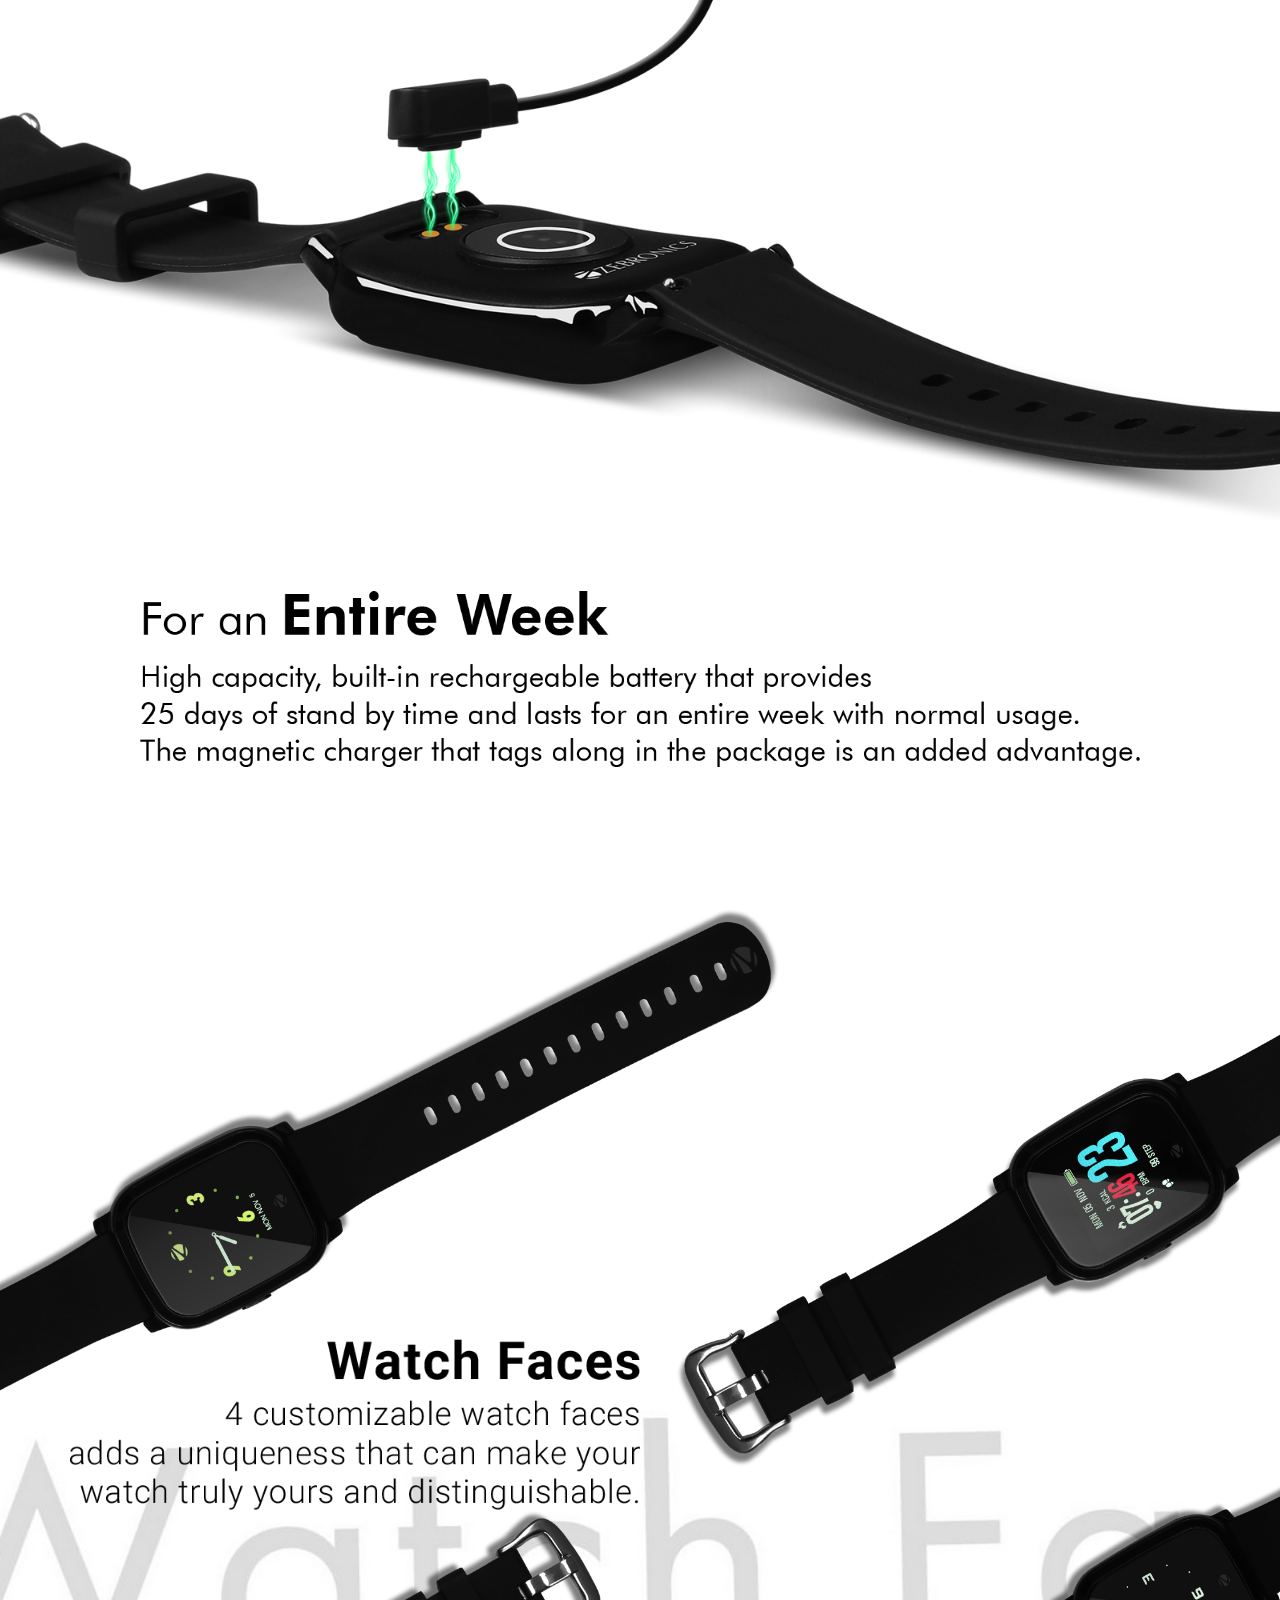
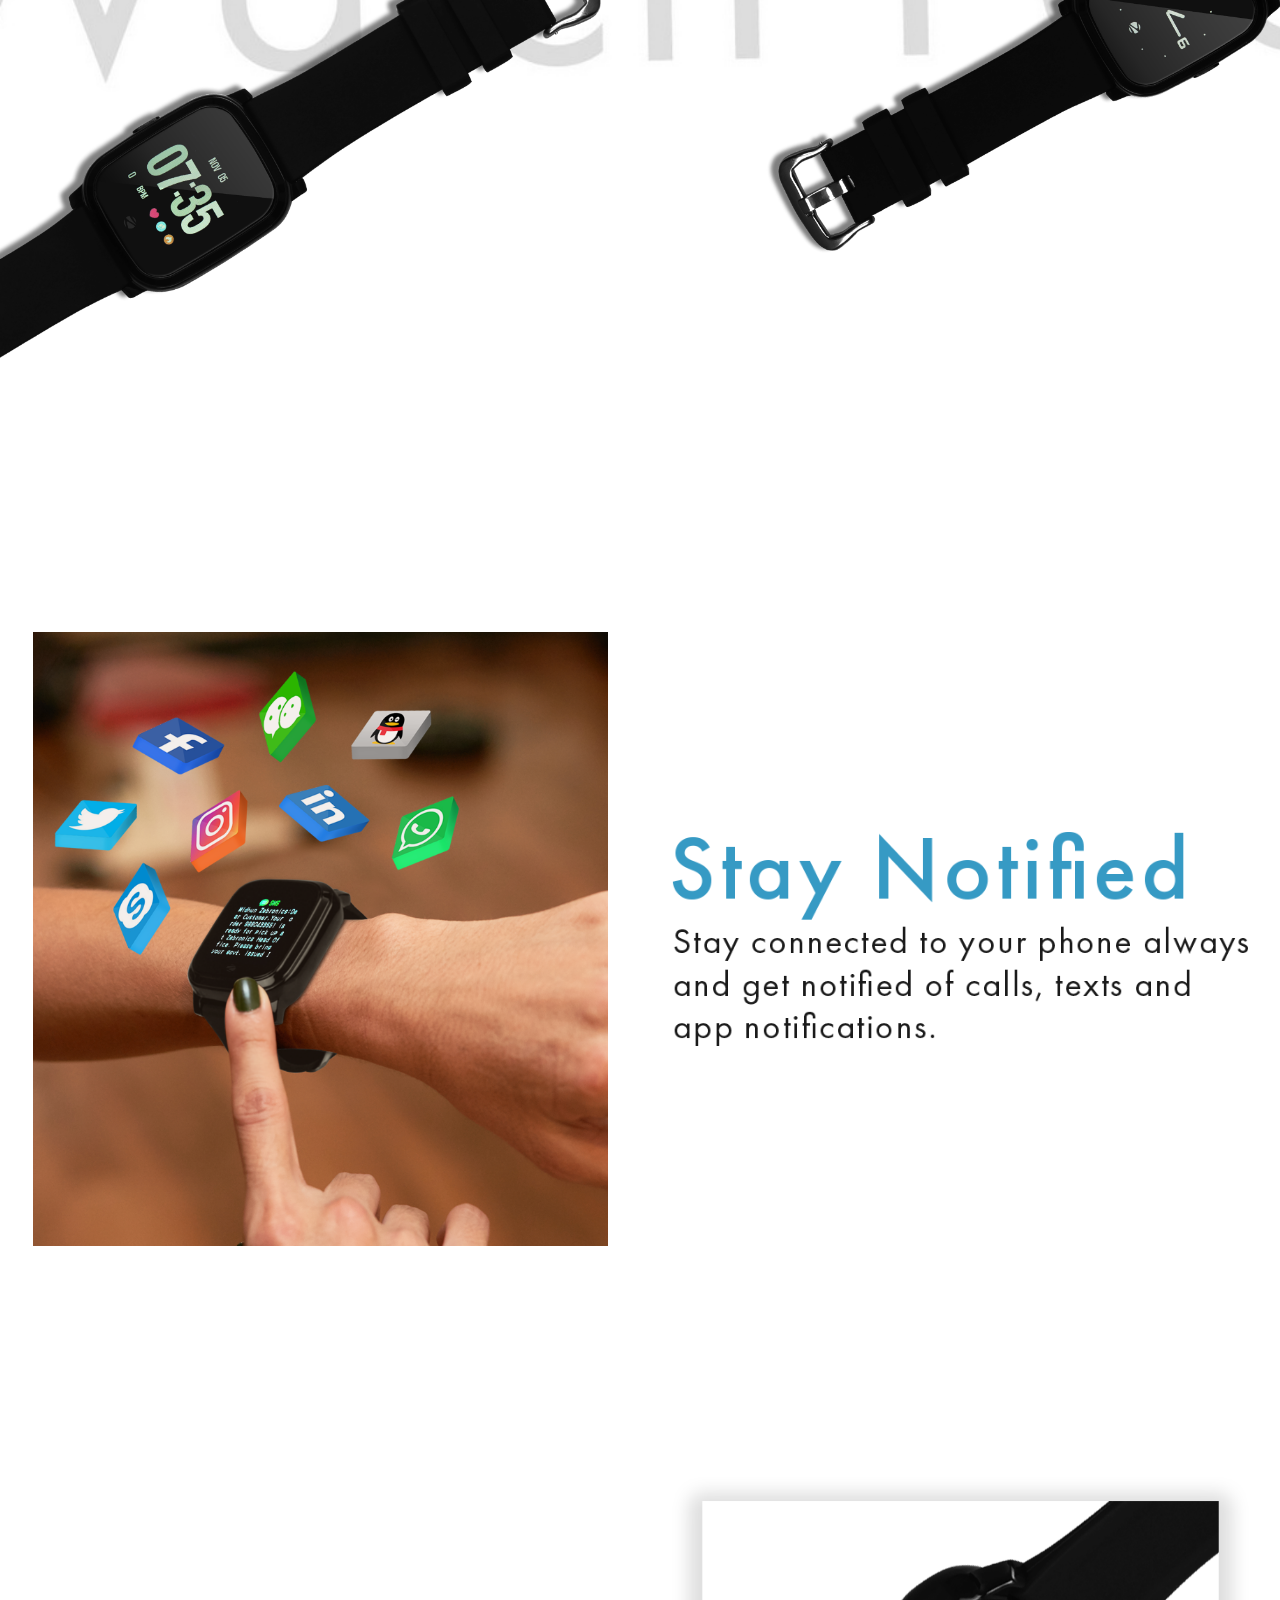
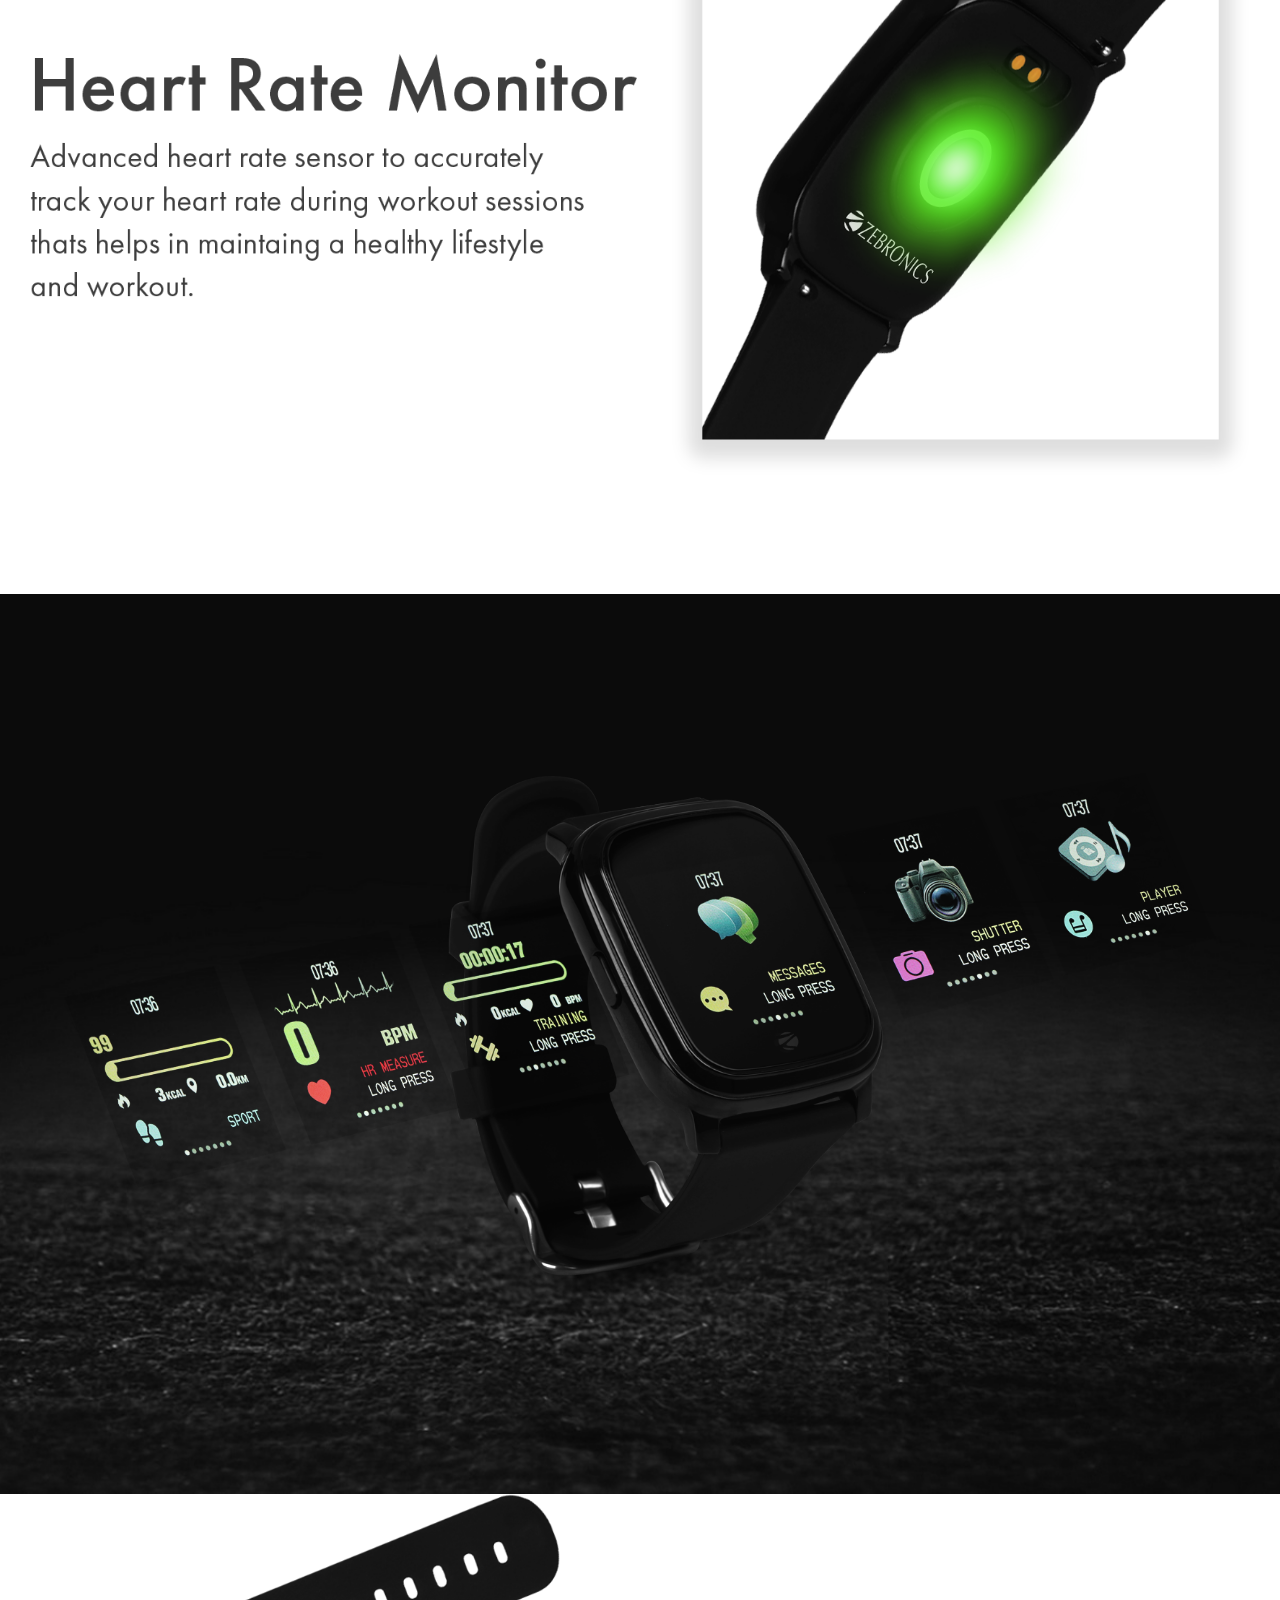
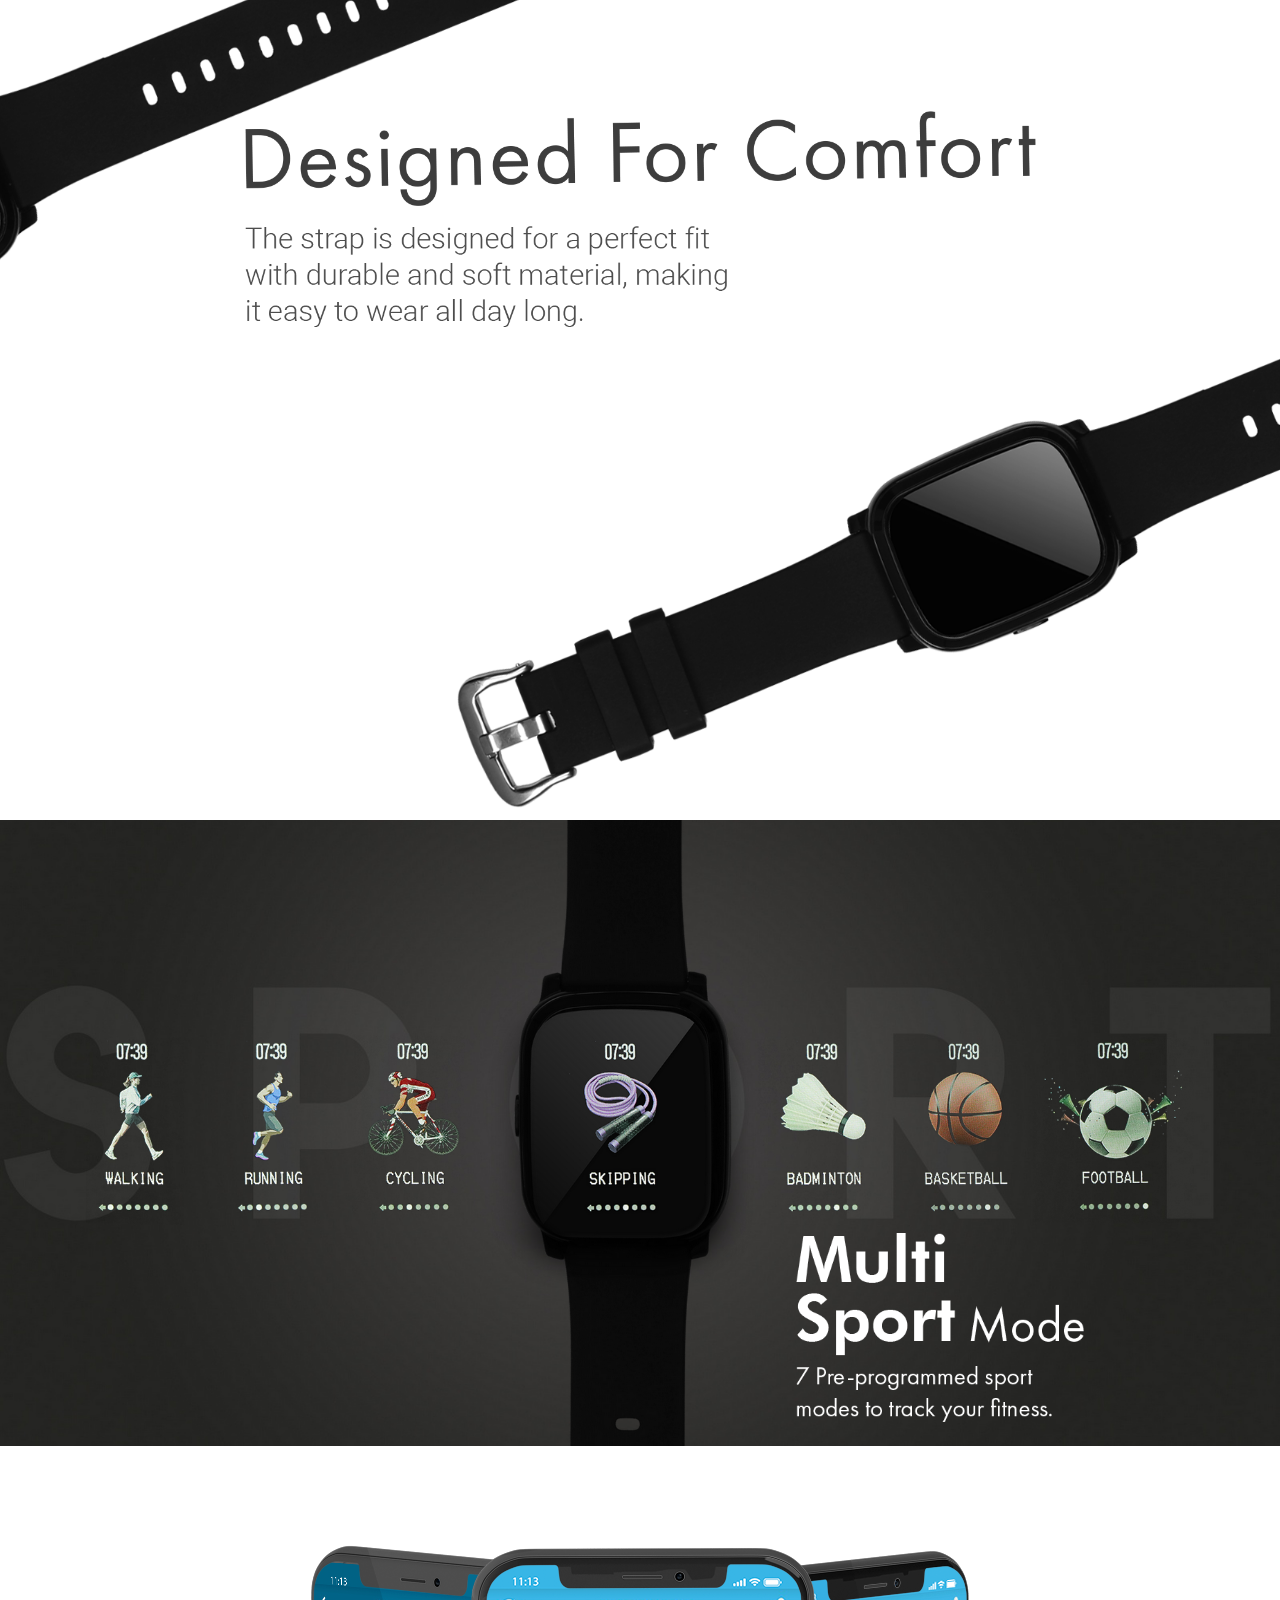
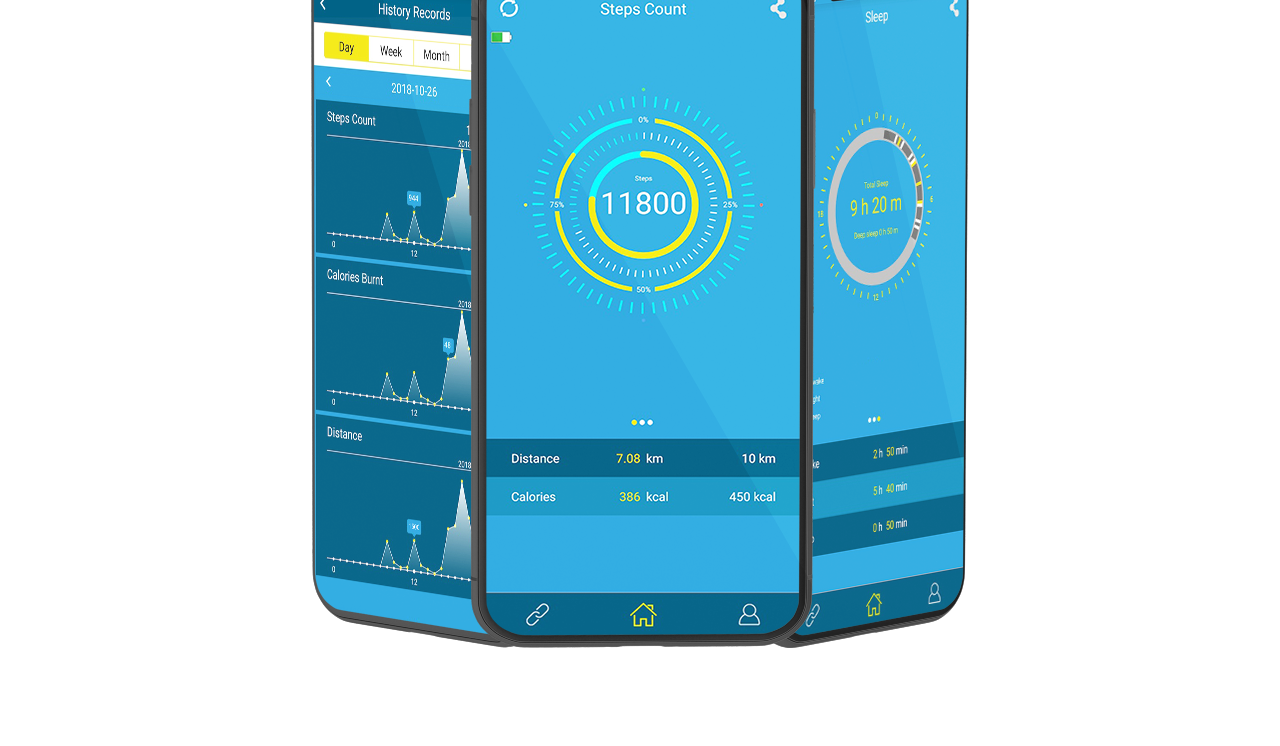
<file: index.html>
<!DOCTYPE html>
<html style="font-size: 16px;">

<head>
    <meta name="viewport" content="width=device-width, initial-scale=1.0">
    <meta charset="utf-8">
    <meta name="keywords" content="">
    <meta name="description" content="">
    <meta name="page_type" content="np-template-header-footer-from-plugin">
    <title>Page 1</title>
    <link rel="stylesheet" href="nicepage.css" media="screen">
    <link rel="stylesheet" href="Page-1.css" media="screen">
    <script class="u-script" type="text/javascript" src="jquery.js" defer=""></script>
    <script class="u-script" type="text/javascript" src="nicepage.js" defer=""></script>
    <link id="u-google-font" rel="stylesheet" href="https://fonts.googleapis.com/css?family=Roboto:100,100i,300,300i,400,400i,500,500i,700,700i,900,900i|Open+Sans:300,300i,400,400i,600,600i,700,700i,800,800i">









    <script type="application/ld+json">
        {
        		"@context": "http://schema.org",
        		"@type": "Organization",
        		"name": "",
        		"url": "index.html"
        }
    </script>
    <meta property="og:title" content="Page 1">
    <meta property="og:type" content="website">
    <meta name="theme-color" content="#478ac9">
    <link rel="canonical" href="index.html">
    <meta property="og:url" content="index.html">
</head>

<body data-home-page-name='Page 1' class="u-body">
    <section class="u-clearfix u-hidden-sm u-hidden-xs u-section-1" id="sec-c8ea">
        <div class="u-clearfix u-expanded-width u-layout-wrap u-layout-wrap-1">
            <div class="u-layout">
                <div class="u-layout-col">
                    <div class="u-container-style u-image u-layout-cell u-left-cell u-right-cell u-size-30 u-image-1" data-image-width="1900" data-image-height="881">
                        <div class="u-container-layout u-container-layout-1"></div>
                    </div>
                    <div class="u-container-style u-layout-cell u-left-cell u-right-cell u-size-30 u-layout-cell-2">
                        <div class="u-container-layout u-container-layout-2">
                            <img src="images/batterytxt.png" alt="" class="u-image u-image-default u-image-2" data-image-width="1417" data-image-height="250">
                        </div>
                    </div>
                </div>
            </div>
        </div>
    </section>
    <section class="u-clearfix u-hidden-sm u-hidden-xs u-image u-section-2" id="sec-03a7">
        <div class="u-clearfix u-sheet u-valign-bottom-lg u-valign-bottom-xl u-sheet-1">
            <img src="images/Group1copy2.png" alt="" class="u-image u-image-default u-image-1" data-image-width="1512" data-image-height="872">
            <img src="images/Group1copy3.png" alt="" class="u-image u-image-default u-image-2" data-image-width="1459" data-image-height="892">
            <img src="images/Group1copy.png" alt="" class="u-image u-image-default u-image-3" data-image-width="1566" data-image-height="976">
            <img src="images/facestxt.png" alt="" class="u-image u-image-default u-image-4" data-image-width="711" data-image-height="213">
            <img src="images/Group1.png" alt="" class="u-image u-image-default u-image-5" data-image-width="1464" data-image-height="954">
        </div>
    </section>
    <section class="u-clearfix u-hidden-lg u-hidden-md u-hidden-xl u-image u-section-3" id="sec-4ccc">
        <div class="u-clearfix u-sheet u-sheet-1">
            <img src="images/cmfmimg.png" alt="" class="u-image u-image-default u-image-1" data-image-width="314" data-image-height="1910">
            <img src="images/cmfmtxt.png" alt="" class="u-image u-image-default u-image-2" data-image-width="1025" data-image-height="282">
        </div>
    </section>
    <section class="u-clearfix u-valign-middle-xs u-section-4" id="sec-d850">
        <div class="u-clearfix u-expanded-width u-layout-wrap u-layout-wrap-1">
            <div class="u-layout">
                <div class="u-layout-row">
                    <div class="u-align-center-lg u-align-center-md u-align-center-sm u-align-center-xs u-container-style u-layout-cell u-left-cell u-size-30 u-layout-cell-1">
                        <div class="u-container-layout u-valign-middle u-container-layout-1">
                            <img src="images/notifiedimg.png" alt="" class="u-image u-image-default u-image-1" data-image-width="823" data-image-height="879">
                        </div>
                    </div>
                    <div class="u-align-center-lg u-align-center-md u-align-center-sm u-align-center-xs u-container-style u-layout-cell u-right-cell u-size-30 u-layout-cell-2">
                        <div class="u-container-layout u-valign-middle u-container-layout-2">
                            <img src="images/notifiedtxt.png" alt="" class="u-image u-image-default u-image-2" data-image-width="659" data-image-height="245">
                        </div>
                    </div>
                </div>
            </div>
        </div>
    </section>
    <section class="u-clearfix u-valign-middle-lg u-valign-middle-md u-valign-middle-sm u-valign-middle-xs u-section-5" id="sec-684a">
        <div class="u-clearfix u-expanded-width u-layout-wrap u-layout-wrap-1">
            <div class="u-layout">
                <div class="u-layout-row">
                    <div class="u-align-center-lg u-align-center-md u-align-center-sm u-align-center-xs u-container-style u-layout-cell u-left-cell u-size-30 u-layout-cell-1">
                        <div class="u-container-layout u-valign-middle u-container-layout-1">
                            <img src="images/hrmtxt.png" alt="" class="u-image u-image-default u-image-1" data-image-width="751" data-image-height="301">
                        </div>
                    </div>
                    <div class="u-align-center-lg u-align-center-md u-align-center-sm u-align-center-xs u-container-style u-layout-cell u-right-cell u-size-30 u-layout-cell-2">
                        <div class="u-container-layout u-valign-middle u-container-layout-2">
                            <img src="images/hrmimg.png" alt="" class="u-image u-image-default u-image-2" data-image-width="780" data-image-height="809">
                        </div>
                    </div>
                </div>
            </div>
        </div>
    </section>
    <section class="u-clearfix u-image u-section-6" id="sec-d4ac">
        <div class="u-clearfix u-sheet u-valign-middle u-sheet-1">
            <img src="images/functions.png" alt="" class="u-image u-image-default u-image-1" data-image-width="1596" data-image-height="752">
        </div>
    </section>
    <section class="u-align-center-lg u-align-center-md u-align-center-sm u-align-center-xs u-clearfix u-hidden-sm u-hidden-xs u-section-7" id="sec-c87b">
        <div class="u-clearfix u-expanded-width u-layout-wrap u-layout-wrap-1">
            <div class="u-gutter-0 u-layout">
                <div class="u-layout-col">
                    <div class="u-container-style u-hidden-sm u-hidden-xs u-layout-cell u-left-cell u-right-cell u-size-30 u-layout-cell-1">
                        <div class="u-container-layout u-valign-top-xl u-container-layout-1">
                            <img src="images/comforti2.png" alt="" class="u-image u-image-default u-image-1" data-image-width="1582" data-image-height="766">
                            <img src="images/comforttxt.png" alt="" class="u-image u-image-default u-image-2" data-image-width="1288" data-image-height="352">
                            <img src="images/comforti2.png" alt="" class="u-image u-image-default u-image-3" data-image-width="1582" data-image-height="766">
                        </div>
                    </div>
                    <div class="u-container-style u-layout-cell u-left-cell u-right-cell u-size-30 u-layout-cell-2">
                        <div class="u-container-layout u-container-layout-2"></div>
                    </div>
                </div>
            </div>
        </div>
    </section>
    <section class="u-align-center u-clearfix u-hidden-sm u-hidden-xs u-image u-section-8" id="sec-77e2">
        <div class="u-clearfix u-sheet u-valign-middle u-sheet-1">
            <img src="images/sportmodeimg.png" alt="" class="u-border-no-bottom u-border-no-left u-border-no-right u-border-no-top u-image u-image-default u-image-1" data-image-width="1768" data-image-height="1000">
            <img src="images/sporttxt.png" alt="" class="u-image u-image-default u-image-2" data-image-width="405" data-image-height="266">
        </div>
    </section>
    <section class="u-clearfix u-section-9" id="sec-fd3b">
        <div class="u-clearfix u-sheet u-valign-middle-xl u-sheet-1">
            <img src="images/p3r.png" alt="" class="u-image u-image-default u-image-1" data-image-width="216" data-image-height="697">
            <img src="images/p2l.png" alt="" class="u-image u-image-default u-image-2" data-image-width="233" data-image-height="703">
            <img src="images/p1c.png" alt="" class="u-image u-image-default u-image-3" data-image-width="347" data-image-height="700">
        </div>
    </section>


  
</body>

</html>
</file>
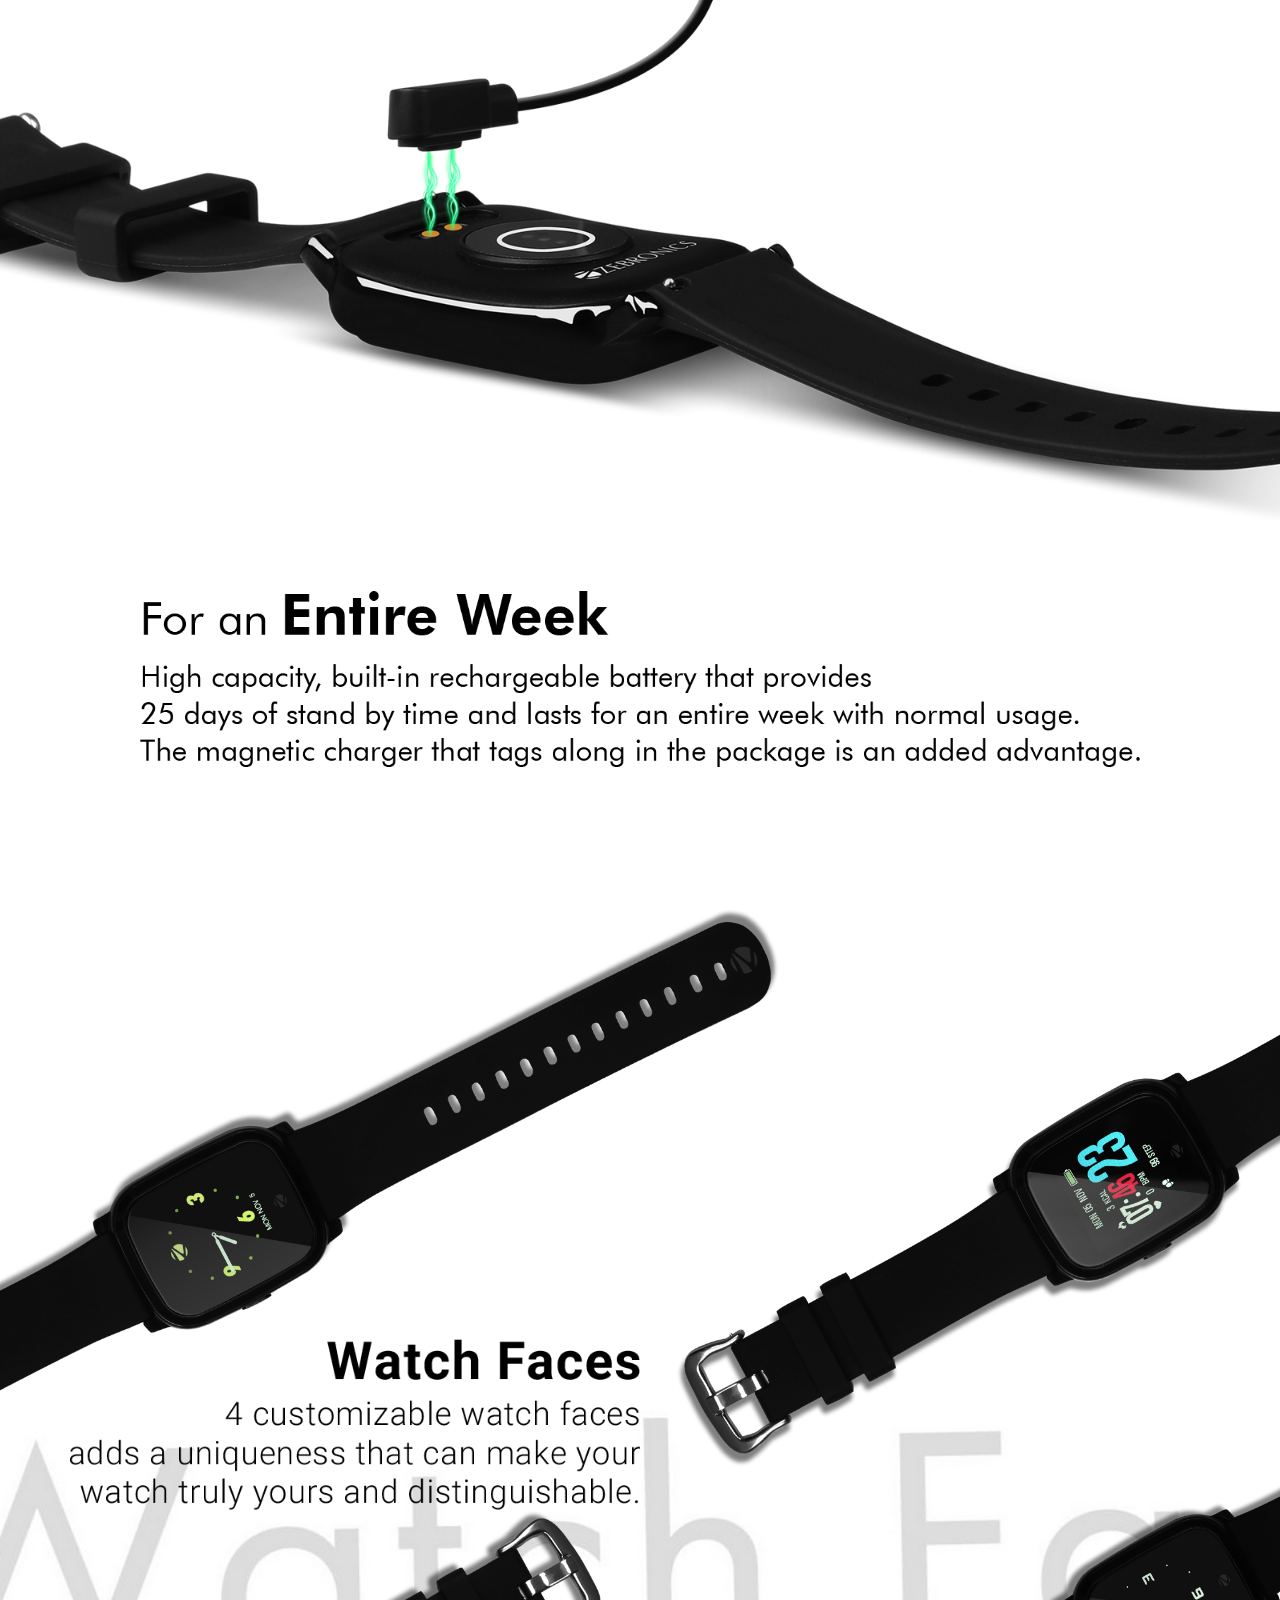
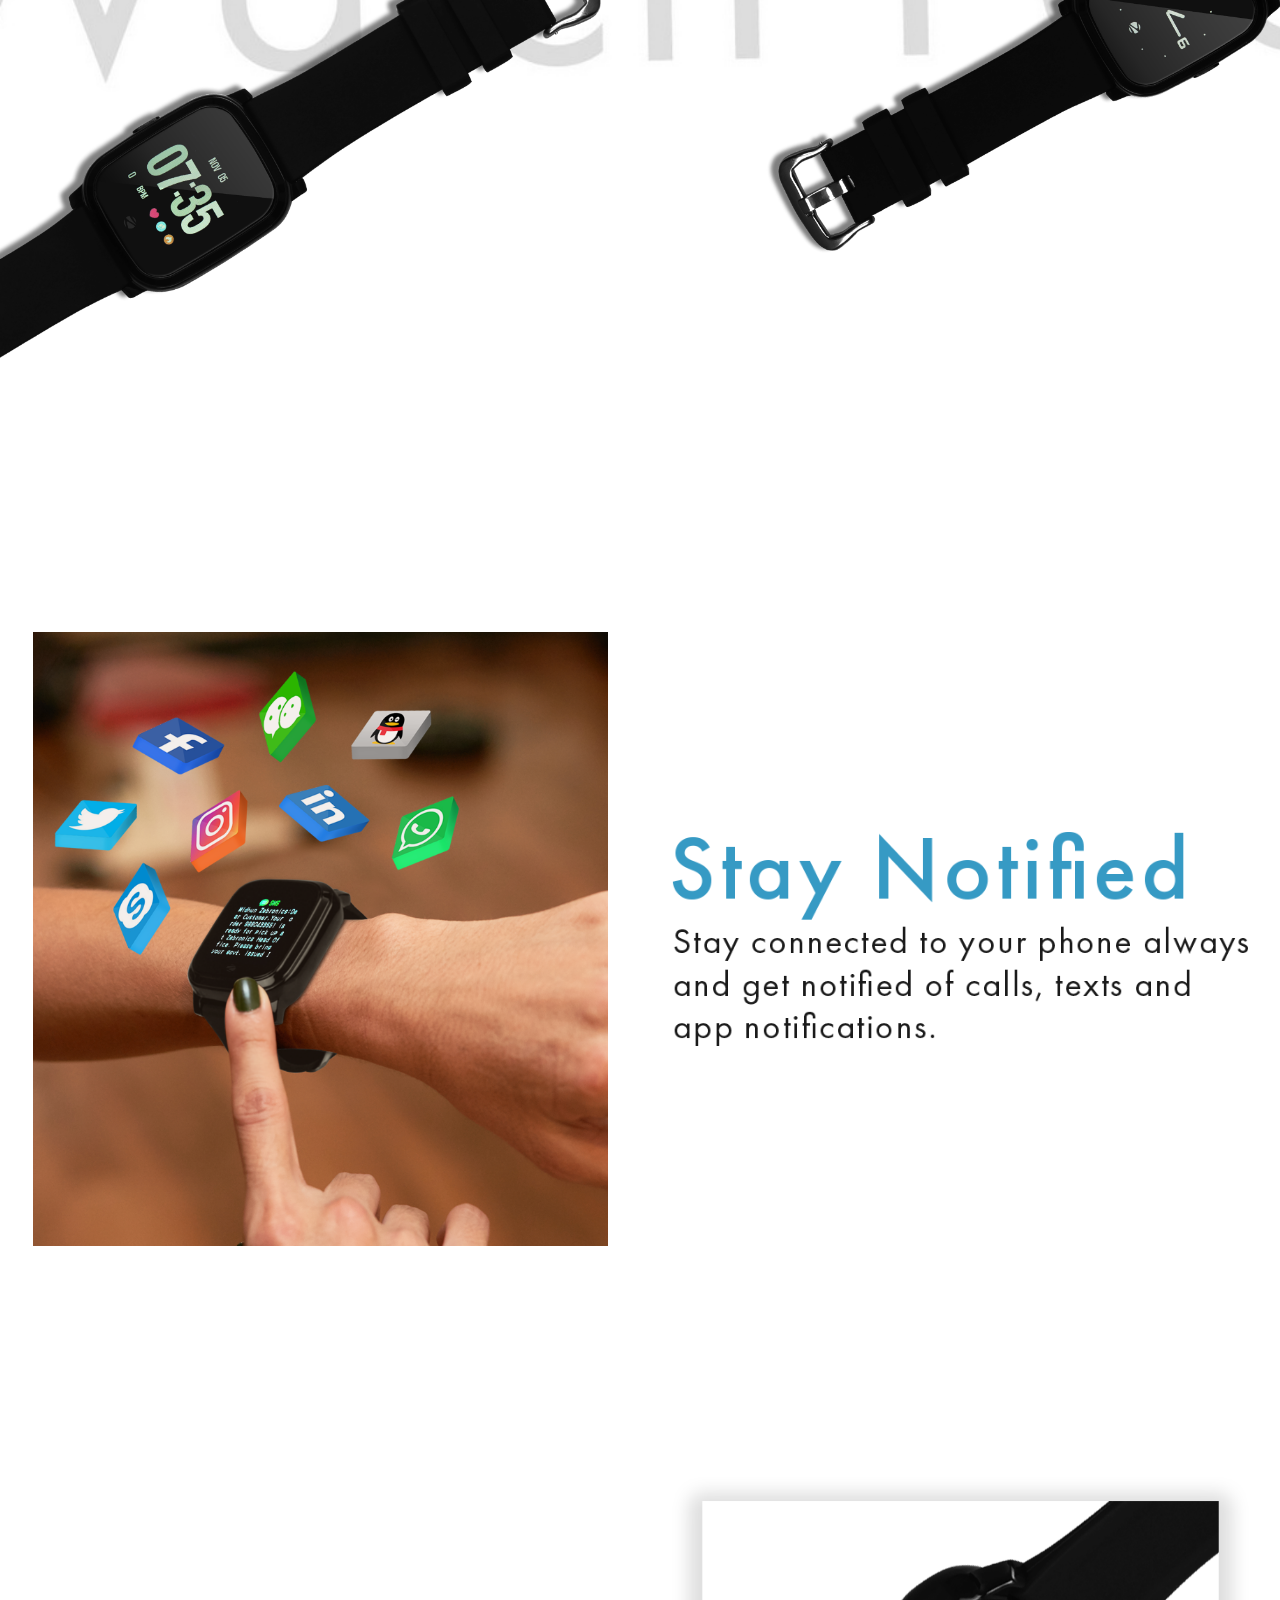
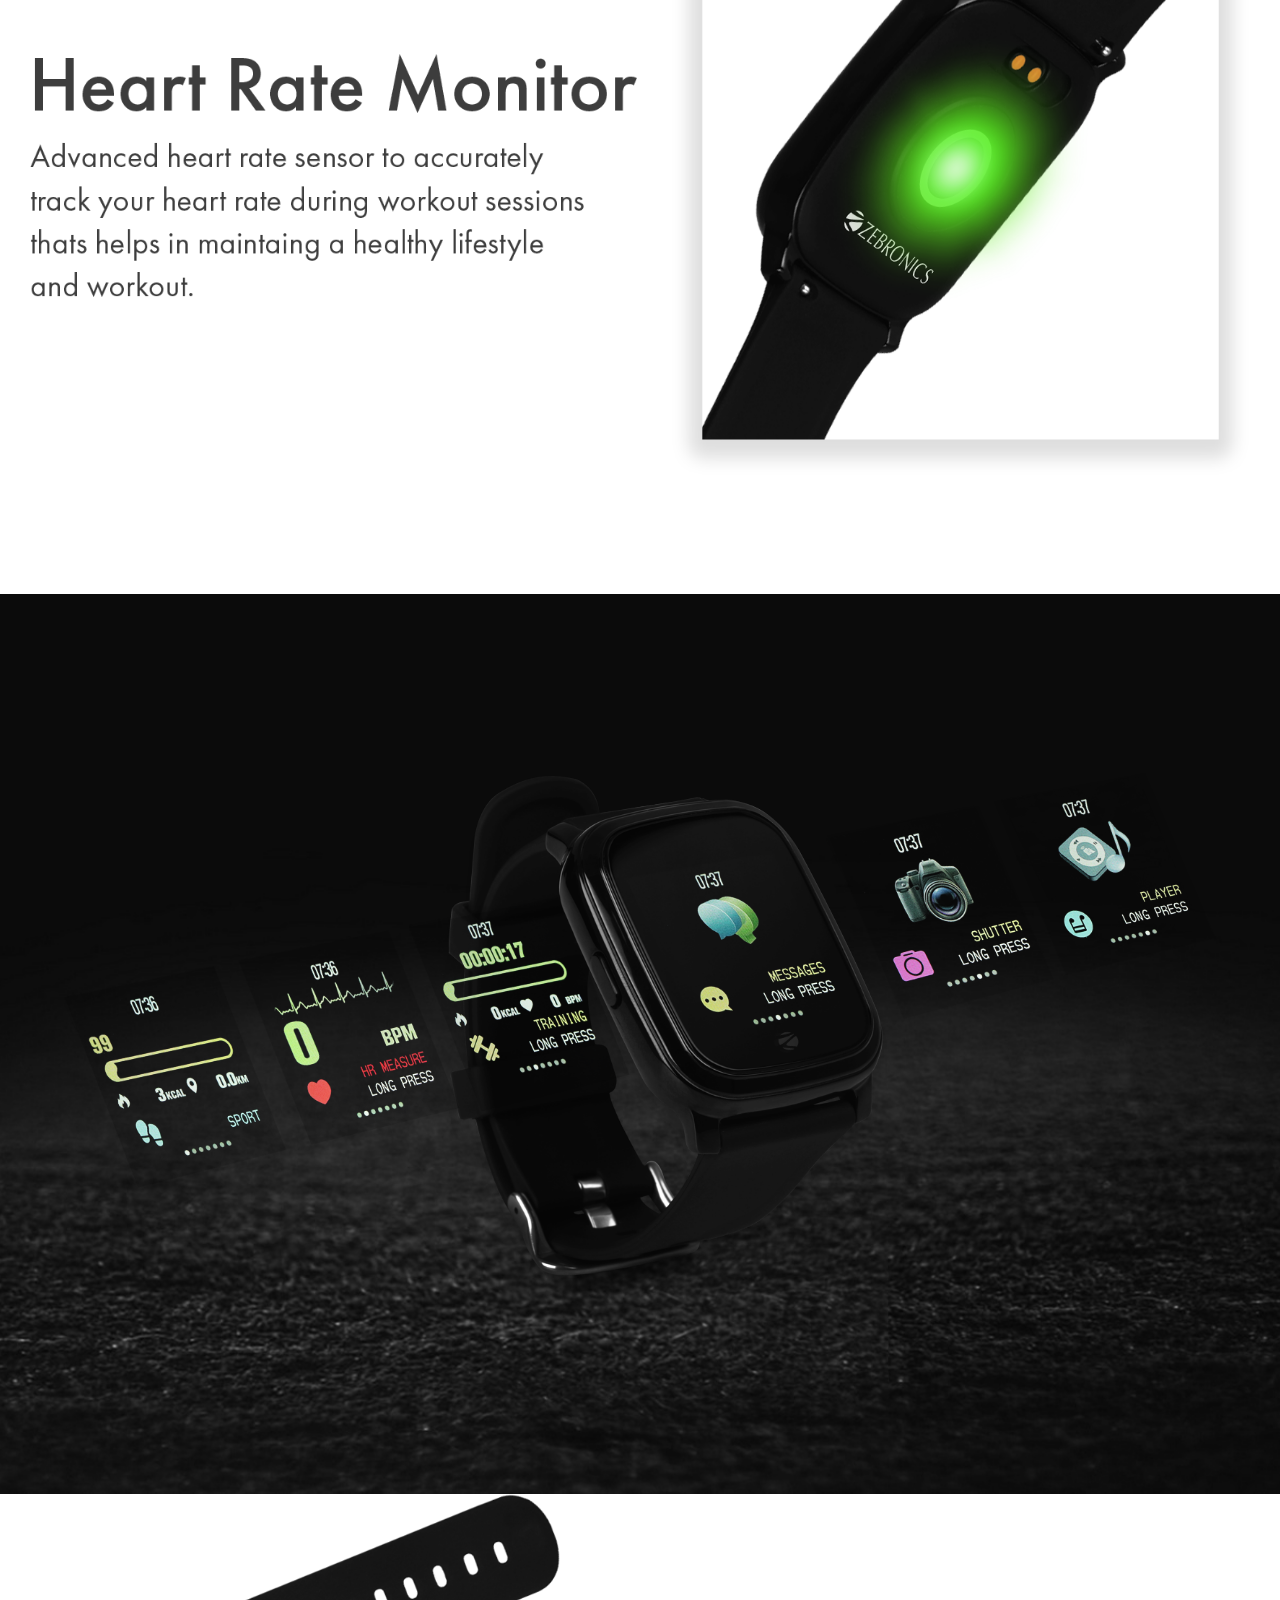
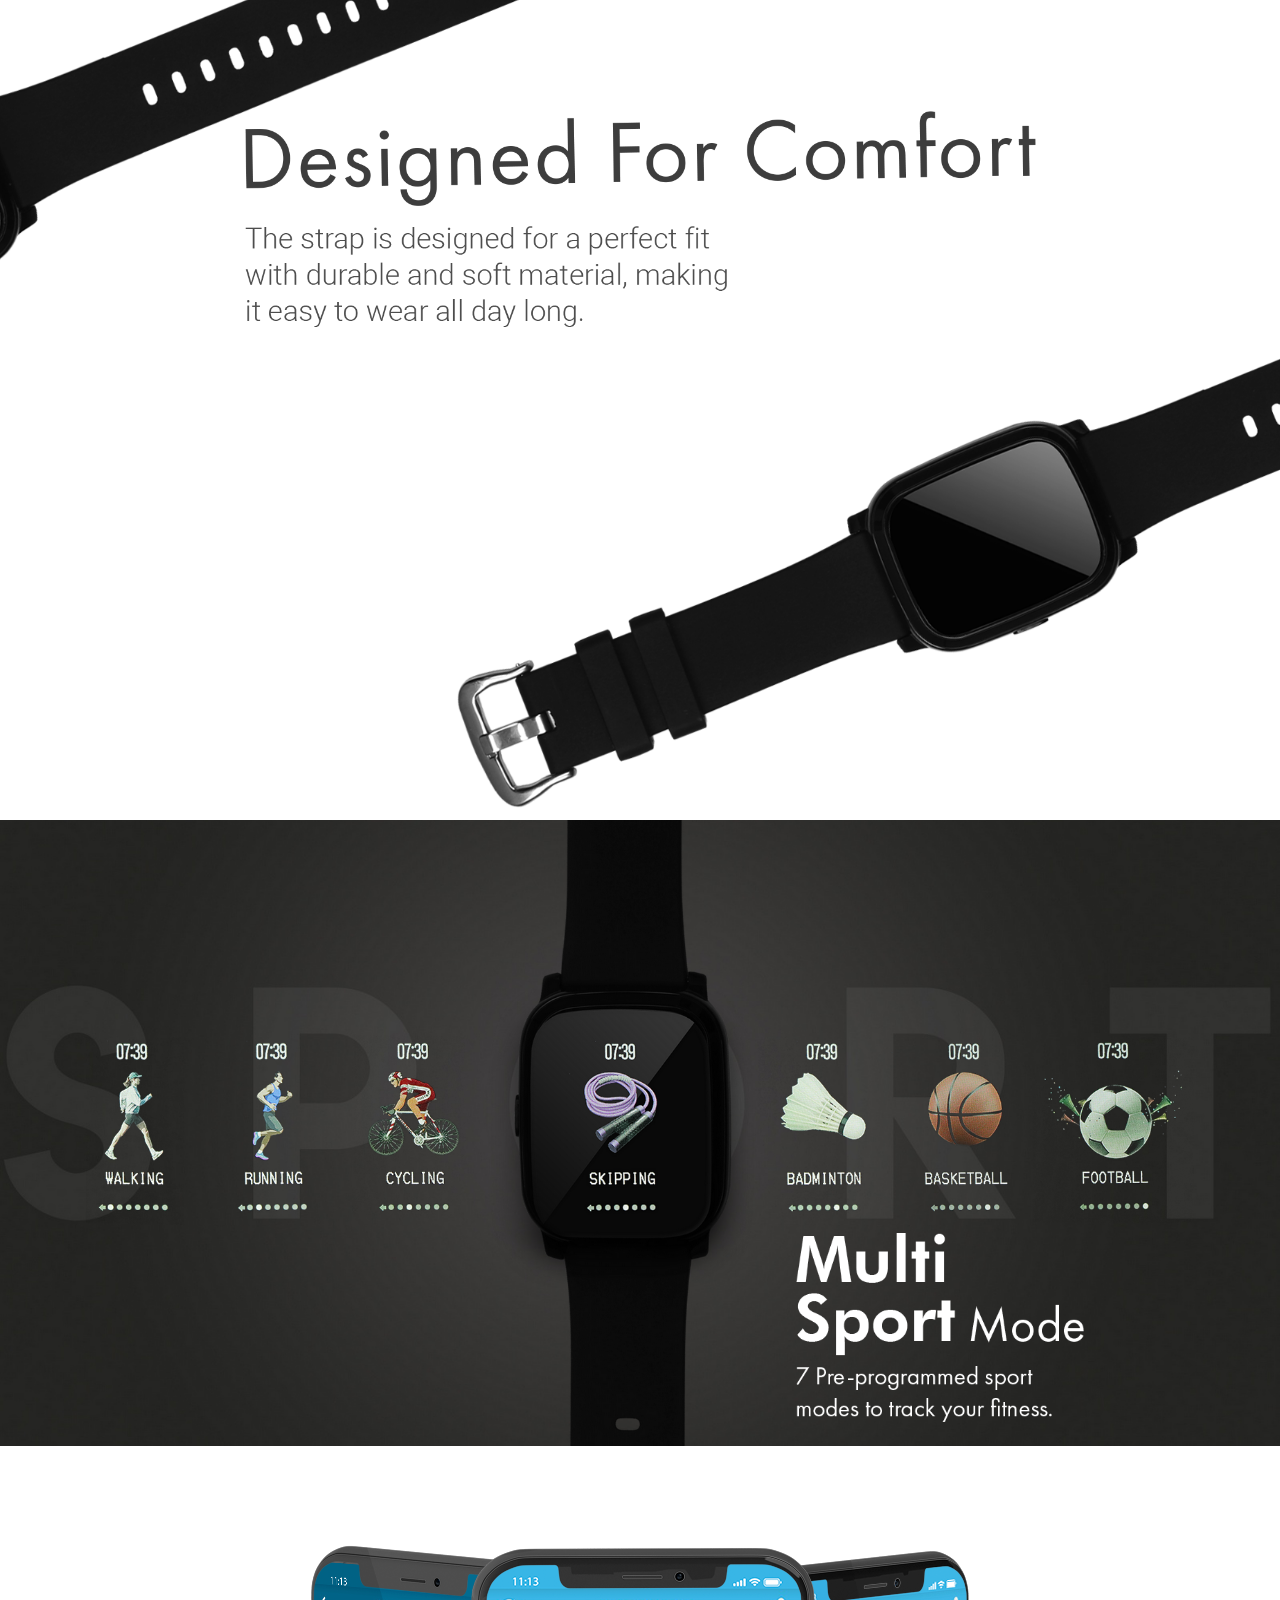
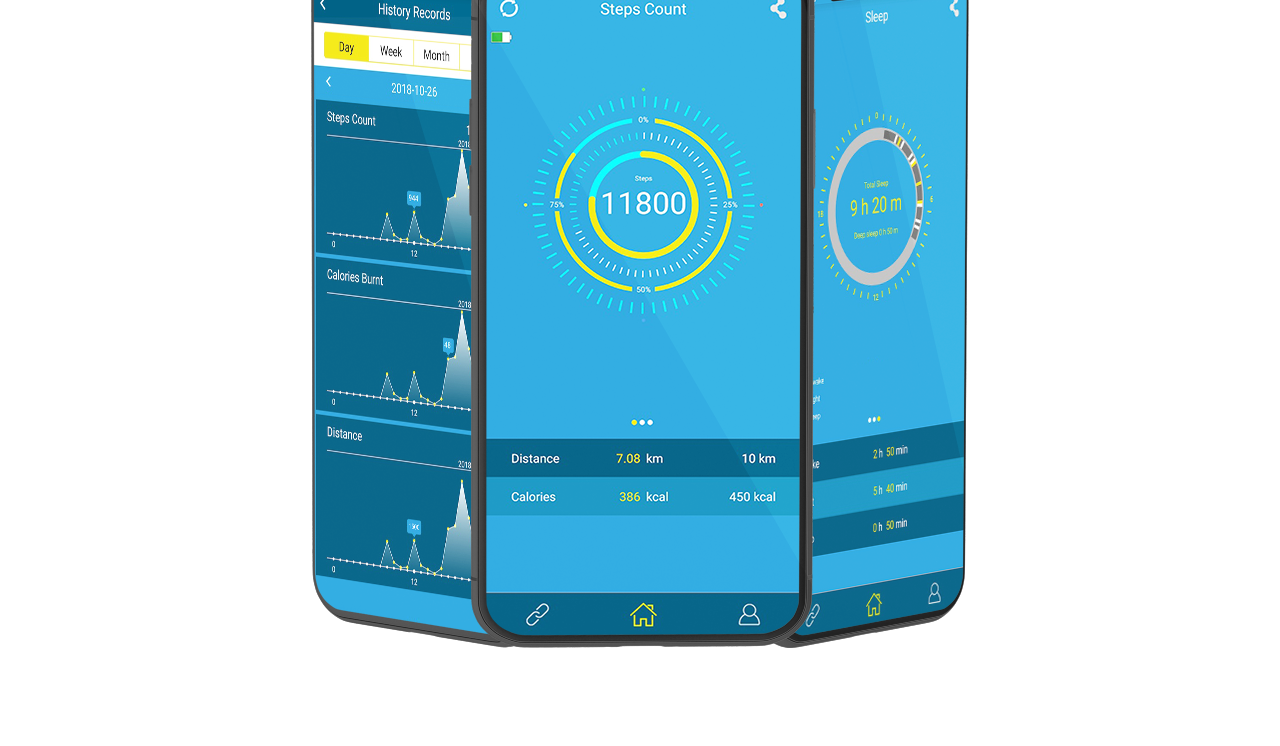
<file: Page-1.html>
<!DOCTYPE html>
<html style="font-size: 16px;">

<head>
    <meta name="viewport" content="width=device-width, initial-scale=1.0">
    <meta charset="utf-8">
    <meta name="keywords" content="">
    <meta name="description" content="">
    <meta name="page_type" content="np-template-header-footer-from-plugin">
    <title>Page 1</title>
    <link rel="stylesheet" href="nicepage.css" media="screen">
    <link rel="stylesheet" href="Page-1.css" media="screen">
    <script class="u-script" type="text/javascript" src="jquery.js" defer=""></script>
    <script class="u-script" type="text/javascript" src="nicepage.js" defer=""></script>
    <link id="u-google-font" rel="stylesheet" href="https://fonts.googleapis.com/css?family=Roboto:100,100i,300,300i,400,400i,500,500i,700,700i,900,900i|Open+Sans:300,300i,400,400i,600,600i,700,700i,800,800i">









    <script type="application/ld+json">
        {
        		"@context": "http://schema.org",
        		"@type": "Organization",
        		"name": "",
        		"url": "index.html"
        }
    </script>
    <meta property="og:title" content="Page 1">
    <meta property="og:type" content="website">
    <meta name="theme-color" content="#478ac9">
    <link rel="canonical" href="index.html">
    <meta property="og:url" content="index.html">
</head>

<body class="u-body">
    <section class="u-clearfix u-hidden-sm u-hidden-xs u-section-1" id="sec-c8ea">
        <div class="u-clearfix u-expanded-width u-layout-wrap u-layout-wrap-1">
            <div class="u-layout">
                <div class="u-layout-col">
                    <div class="u-container-style u-image u-layout-cell u-left-cell u-right-cell u-size-30 u-image-1" data-image-width="1900" data-image-height="881">
                        <div class="u-container-layout u-container-layout-1"></div>
                    </div>
                    <div class="u-container-style u-layout-cell u-left-cell u-right-cell u-size-30 u-layout-cell-2">
                        <div class="u-container-layout u-container-layout-2">
                            <img src="images/batterytxt.png" alt="" class="u-image u-image-default u-image-2" data-image-width="1417" data-image-height="250">
                        </div>
                    </div>
                </div>
            </div>
        </div>
    </section>
    <section class="u-clearfix u-hidden-sm u-hidden-xs u-image u-section-2" id="sec-03a7">
        <div class="u-clearfix u-sheet u-valign-bottom-lg u-valign-bottom-xl u-sheet-1">
            <img src="images/Group1copy2.png" alt="" class="u-image u-image-default u-image-1" data-image-width="1512" data-image-height="872">
            <img src="images/Group1copy3.png" alt="" class="u-image u-image-default u-image-2" data-image-width="1459" data-image-height="892">
            <img src="images/Group1copy.png" alt="" class="u-image u-image-default u-image-3" data-image-width="1566" data-image-height="976">
            <img src="images/facestxt.png" alt="" class="u-image u-image-default u-image-4" data-image-width="711" data-image-height="213">
            <img src="images/Group1.png" alt="" class="u-image u-image-default u-image-5" data-image-width="1464" data-image-height="954">
        </div>
    </section>
    <section class="u-clearfix u-hidden-lg u-hidden-md u-hidden-xl u-image u-section-3" id="sec-4ccc">
        <div class="u-clearfix u-sheet u-sheet-1">
            <img src="images/cmfmimg.png" alt="" class="u-image u-image-default u-image-1" data-image-width="314" data-image-height="1910">
            <img src="images/cmfmtxt.png" alt="" class="u-image u-image-default u-image-2" data-image-width="1025" data-image-height="282">
        </div>
    </section>
    <section class="u-clearfix u-valign-middle-xs u-section-4" id="sec-d850">
        <div class="u-clearfix u-expanded-width u-layout-wrap u-layout-wrap-1">
            <div class="u-layout">
                <div class="u-layout-row">
                    <div class="u-align-center-lg u-align-center-md u-align-center-sm u-align-center-xs u-container-style u-layout-cell u-left-cell u-size-30 u-layout-cell-1">
                        <div class="u-container-layout u-valign-middle u-container-layout-1">
                            <img src="images/notifiedimg.png" alt="" class="u-image u-image-default u-image-1" data-image-width="823" data-image-height="879">
                        </div>
                    </div>
                    <div class="u-align-center-lg u-align-center-md u-align-center-sm u-align-center-xs u-container-style u-layout-cell u-right-cell u-size-30 u-layout-cell-2">
                        <div class="u-container-layout u-valign-middle u-container-layout-2">
                            <img src="images/notifiedtxt.png" alt="" class="u-image u-image-default u-image-2" data-image-width="659" data-image-height="245">
                        </div>
                    </div>
                </div>
            </div>
        </div>
    </section>
    <section class="u-clearfix u-valign-middle-lg u-valign-middle-md u-valign-middle-sm u-valign-middle-xs u-section-5" id="sec-684a">
        <div class="u-clearfix u-expanded-width u-layout-wrap u-layout-wrap-1">
            <div class="u-layout">
                <div class="u-layout-row">
                    <div class="u-align-center-lg u-align-center-md u-align-center-sm u-align-center-xs u-container-style u-layout-cell u-left-cell u-size-30 u-layout-cell-1">
                        <div class="u-container-layout u-valign-middle u-container-layout-1">
                            <img src="images/hrmtxt.png" alt="" class="u-image u-image-default u-image-1" data-image-width="751" data-image-height="301">
                        </div>
                    </div>
                    <div class="u-align-center-lg u-align-center-md u-align-center-sm u-align-center-xs u-container-style u-layout-cell u-right-cell u-size-30 u-layout-cell-2">
                        <div class="u-container-layout u-valign-middle u-container-layout-2">
                            <img src="images/hrmimg.png" alt="" class="u-image u-image-default u-image-2" data-image-width="780" data-image-height="809">
                        </div>
                    </div>
                </div>
            </div>
        </div>
    </section>
    <section class="u-clearfix u-image u-section-6" id="sec-d4ac">
        <div class="u-clearfix u-sheet u-valign-middle u-sheet-1">
            <img src="images/functions.png" alt="" class="u-image u-image-default u-image-1" data-image-width="1596" data-image-height="752">
        </div>
    </section>
    <section class="u-align-center-lg u-align-center-md u-align-center-sm u-align-center-xs u-clearfix u-hidden-sm u-hidden-xs u-section-7" id="sec-c87b">
        <div class="u-clearfix u-expanded-width u-layout-wrap u-layout-wrap-1">
            <div class="u-gutter-0 u-layout">
                <div class="u-layout-col">
                    <div class="u-container-style u-hidden-sm u-hidden-xs u-layout-cell u-left-cell u-right-cell u-size-30 u-layout-cell-1">
                        <div class="u-container-layout u-valign-top-xl u-container-layout-1">
                            <img src="images/comforti2.png" alt="" class="u-image u-image-default u-image-1" data-image-width="1582" data-image-height="766">
                            <img src="images/comforttxt.png" alt="" class="u-image u-image-default u-image-2" data-image-width="1288" data-image-height="352">
                            <img src="images/comforti2.png" alt="" class="u-image u-image-default u-image-3" data-image-width="1582" data-image-height="766">
                        </div>
                    </div>
                    <div class="u-container-style u-layout-cell u-left-cell u-right-cell u-size-30 u-layout-cell-2">
                        <div class="u-container-layout u-container-layout-2"></div>
                    </div>
                </div>
            </div>
        </div>
    </section>
    <section class="u-align-center u-clearfix u-hidden-sm u-hidden-xs u-image u-section-8" id="sec-77e2">
        <div class="u-clearfix u-sheet u-valign-middle u-sheet-1">
            <img src="images/sportmodeimg.png" alt="" class="u-border-no-bottom u-border-no-left u-border-no-right u-border-no-top u-image u-image-default u-image-1" data-image-width="1768" data-image-height="1000">
            <img src="images/sporttxt.png" alt="" class="u-image u-image-default u-image-2" data-image-width="405" data-image-height="266">
        </div>
    </section>
    <section class="u-clearfix u-section-9" id="sec-fd3b">
        <div class="u-clearfix u-sheet u-valign-middle-xl u-sheet-1">
            <img src="images/p3r.png" alt="" class="u-image u-image-default u-image-1" data-image-width="216" data-image-height="697">
            <img src="images/p2l.png" alt="" class="u-image u-image-default u-image-2" data-image-width="233" data-image-height="703">
            <img src="images/p1c.png" alt="" class="u-image u-image-default u-image-3" data-image-width="347" data-image-height="700">
        </div>
    </section>



</body>

</html>
</file>
<file: Page-1.css>
.u-section-1 {min-height: 1040px}
.u-section-1 .u-layout-wrap-1 {margin: 0 auto 0 0}
.u-section-1 .u-image-1 {min-height: 520px; background-image: url("images/batteryimg.png")}
.u-section-1 .u-container-layout-1 {padding: 30px}
.u-section-1 .u-layout-cell-2 {min-height: 520px}
.u-section-1 .u-container-layout-2 {padding: 30px}
.u-section-1 .u-image-2 {width: 1000px; height: 176px; margin: 41px auto 0} 

@media (max-width: 1199px){ .u-section-1 .u-layout-wrap-1 {margin-right: initial; margin-left: initial} }

@media (max-width: 991px){ .u-section-1 {min-height: 796px}
.u-section-1 .u-image-1 {min-height: 398px}
.u-section-1 .u-layout-cell-2 {min-height: 100px}
.u-section-1 .u-image-2 {width: 660px; height: 116px} }

@media (max-width: 767px){ .u-section-1 {min-height: 597px}
.u-section-1 .u-image-1 {min-height: 299px}
.u-section-1 .u-container-layout-1 {padding-left: 10px; padding-right: 10px}
.u-section-1 .u-container-layout-2 {padding-left: 10px; padding-right: 10px}
.u-section-1 .u-image-2 {width: 520px; height: 91px} }

@media (max-width: 575px){ .u-section-1 {min-height: 376px}
.u-section-1 .u-image-1 {min-height: 188px}
.u-section-1 .u-image-2 {width: 320px; height: 56px} }.u-section-2 {background-image: url("images/4facesbg.jpg"); background-position: 50% 50%}
.u-section-2 .u-sheet-1 {min-height: 824px}
.u-section-2 .u-image-1 {width: 1011px; height: 583px; margin: -132px auto 0 -301px}
.u-section-2 .u-image-2 {width: 888px; height: 543px; margin: -180px auto 0 696px}
.u-section-2 .u-image-3 {width: 978px; height: 609px; margin: -996px auto 0 606px}
.u-section-2 .u-image-4 {width: 570px; height: 171px; margin: -128px auto 0 0}
.u-section-2 .u-image-5 {width: 936px; height: 610px; margin: 0 auto 0 -405px} 

@media (max-width: 991px){ .u-section-2 {min-height: 100px}
.u-section-2 .u-sheet-1 {min-height: 1014px}
.u-section-2 .u-image-1 {margin-top: -112px; margin-left: -324px}
.u-section-2 .u-image-2 {width: 916px; height: 560px; margin-top: 49px; margin-left: 174px}
.u-section-2 .u-image-3 {width: 853px; height: 532px; margin-top: -1231px; margin-left: 344px}
.u-section-2 .u-image-4 {margin-top: 10px}
.u-section-2 .u-image-5 {margin-top: -16px; margin-left: -482px} }

@media (max-width: 767px){ .u-section-2 .u-image-1 {width: 540px; height: 311px; margin-left: 0}
.u-section-2 .u-image-2 {width: 540px; height: 330px; margin-top: 20px; margin-left: 0}
.u-section-2 .u-image-3 {width: 540px; height: 337px; margin-top: 20px; margin-left: 0}
.u-section-2 .u-image-4 {width: 540px; height: 162px; margin-top: 20px}
.u-section-2 .u-image-5 {margin-top: 20px; margin-left: -198px} }

@media (max-width: 575px){ .u-section-2 .u-image-1 {width: 340px; height: 196px}
.u-section-2 .u-image-2 {width: 340px; height: 208px}
.u-section-2 .u-image-3 {width: 340px; height: 212px}
.u-section-2 .u-image-4 {width: 340px; height: 102px}
.u-section-2 .u-image-5 {width: 340px; height: 222px; margin-left: 0} }.u-section-3 {background-image: url("images/comfortmbg.jpg")}
.u-section-3 .u-sheet-1 {min-height: 500px}
.u-section-3 .u-image-1 {width: 115px; height: 703px; margin: 20px auto 60px}
.u-section-3 .u-image-2 {width: 315px; height: 87px; margin: 50px auto 41px} 

@media (max-width: 575px){ .u-section-3 {background-position: 50% 50%}
.u-section-3 .u-sheet-1 {min-height: 900px}
.u-section-3 .u-image-1 {margin-bottom: 0} }.u-section-4 {min-height: 100px}
.u-section-4 .u-layout-wrap-1 {margin: 0 auto 0 0}
.u-section-4 .u-layout-cell-1 {min-height: 837px}
.u-section-4 .u-container-layout-1 {padding: 30px}
.u-section-4 .u-image-1 {width: 575px; height: 614px; margin: 0 auto}
.u-section-4 .u-layout-cell-2 {min-height: 837px}
.u-section-4 .u-container-layout-2 {padding: 30px}
.u-section-4 .u-image-2 {width: 576px; height: 214px; margin: 0 auto} 

@media (max-width: 1199px){ .u-section-4 .u-layout-wrap-1 {margin-bottom: 60px; margin-right: initial; margin-left: initial}
.u-section-4 .u-layout-cell-1 {min-height: 683px}
.u-section-4 .u-image-1 {width: 409px; height: 437px}
.u-section-4 .u-layout-cell-2 {min-height: 683px}
.u-section-4 .u-image-2 {width: 404px; height: 150px} }

@media (max-width: 991px){ .u-section-4 {min-height: 513px}
.u-section-4 .u-layout-cell-1 {min-height: 513px}
.u-section-4 .u-image-1 {width: 300px; height: 320px}
.u-section-4 .u-layout-cell-2 {min-height: 513px}
.u-section-4 .u-image-2 {width: 300px; height: 112px} }

@media (max-width: 767px){ .u-section-4 {min-height: 385px}
.u-section-4 .u-layout-cell-1 {min-height: 100px}
.u-section-4 .u-container-layout-1 {padding-left: 10px; padding-right: 10px}
.u-section-4 .u-layout-cell-2 {min-height: 100px}
.u-section-4 .u-container-layout-2 {padding-left: 10px; padding-right: 10px} }

@media (max-width: 575px){ .u-section-4 {min-height: 552px}
.u-section-4 .u-layout-wrap-1 {margin-bottom: 0; margin-right: initial; margin-left: initial} }.u-section-5 {min-height: 100px}
.u-section-5 .u-layout-wrap-1 {margin: 0 auto 0 0}
.u-section-5 .u-layout-cell-1 {min-height: 837px}
.u-section-5 .u-container-layout-1 {padding: 30px}
.u-section-5 .u-image-1 {width: 607px; height: 243px; margin: 0 auto}
.u-section-5 .u-layout-cell-2 {min-height: 837px}
.u-section-5 .u-container-layout-2 {padding: 30px}
.u-section-5 .u-image-2 {width: 577px; height: 598px; margin: 0 auto} 

@media (max-width: 1199px){ .u-section-5 {min-height: 671px}
.u-section-5 .u-layout-wrap-1 {margin-top: 1px; margin-bottom: 1px; margin-right: initial; margin-left: initial}
.u-section-5 .u-layout-cell-1 {min-height: 670px}
.u-section-5 .u-image-1 {width: 407px; height: 163px}
.u-section-5 .u-layout-cell-2 {min-height: 670px}
.u-section-5 .u-image-2 {width: 425px; height: 441px} }

@media (max-width: 991px){ .u-section-5 {min-height: 492px}
.u-section-5 .u-layout-cell-1 {min-height: 492px}
.u-section-5 .u-image-1 {width: 300px; height: 120px}
.u-section-5 .u-layout-cell-2 {min-height: 492px}
.u-section-5 .u-image-2 {width: 300px; height: 311px} }

@media (max-width: 767px){ .u-section-5 {min-height: 369px}
.u-section-5 .u-layout-cell-1 {min-height: 100px}
.u-section-5 .u-container-layout-1 {padding-left: 10px; padding-right: 10px}
.u-section-5 .u-layout-cell-2 {min-height: 100px}
.u-section-5 .u-container-layout-2 {padding-left: 10px; padding-right: 10px} }

@media (max-width: 575px){ .u-section-5 {min-height: 232px} }.u-section-6 {background-image: url("images/functionsbg.jpg"); background-position: 50% 50%}
.u-section-6 .u-sheet-1 {min-height: 100vh}
.u-section-6 .u-image-1 {width: 1152px; height: 543px; margin: 60px -6px} 

@media (max-width: 1199px){ .u-section-6 .u-sheet-1 {min-height: 643px}
.u-section-6 .u-image-1 {width: 784px; height: 369px; margin-left: auto; margin-right: auto} }

@media (max-width: 991px){ .u-section-6 .u-sheet-1 {min-height: 476px}
.u-section-6 .u-image-1 {width: 720px; height: 339px} }

@media (max-width: 767px){ .u-section-6 .u-sheet-1 {min-height: 100px}
.u-section-6 .u-image-1 {width: 540px; height: 254px} }

@media (max-width: 575px){ .u-section-6 .u-image-1 {width: 340px; height: 160px} }.u-section-7 {min-height: 100px}
.u-section-7 .u-layout-wrap-1 {margin: 0 auto 0 0}
.u-section-7 .u-layout-cell-1 {min-height: 508px}
.u-section-7 .u-container-layout-1 {padding: 30px}
.u-section-7 .u-image-1 {width: 1203px; height: 582px; margin: -30px auto 0 -673px}
.u-section-7 .u-image-2 {width: 791px; height: 216px; margin: -365px auto 0}
.u-section-7 .u-image-3 {width: 1203px; height: 582px; margin: -101px auto -436px 427px}
.u-section-7 .u-layout-cell-2 {min-height: 418px}
.u-section-7 .u-container-layout-2 {padding: 0 30px 30px} 

@media (max-width: 1199px){ .u-section-7 .u-layout-wrap-1 {margin-right: initial; margin-left: initial}
.u-section-7 .u-image-1 {margin-top: -104px; margin-left: -651px}
.u-section-7 .u-image-2 {margin-top: -270px; margin-left: 95px}
.u-section-7 .u-image-3 {margin-top: -125px; margin-bottom: -434px; margin-left: 389px} }

@media (max-width: 991px){ .u-section-7 {min-height: 77px}
.u-section-7 .u-layout-cell-1 {min-height: 100px}
.u-section-7 .u-image-2 {width: 660px; height: 180px; margin-left: 0}
.u-section-7 .u-image-3 {width: 660px; height: 320px; margin-top: -89px; margin-left: 0}
.u-section-7 .u-layout-cell-2 {min-height: 320px} }

@media (max-width: 767px){ .u-section-7 {min-height: 58px}
.u-section-7 .u-container-layout-1 {padding-left: 10px; padding-right: 10px}
.u-section-7 .u-image-1 {width: 520px; height: 252px; margin-left: 0}
.u-section-7 .u-image-2 {width: 520px; height: 142px; margin-top: 61px}
.u-section-7 .u-image-3 {width: 520px; height: 252px; margin-top: -51px}
.u-section-7 .u-layout-cell-2 {min-height: 240px}
.u-section-7 .u-container-layout-2 {padding-left: 10px; padding-right: 10px} }

@media (max-width: 575px){ .u-section-7 {min-height: 37px}
.u-section-7 .u-image-1 {width: 320px; height: 155px}
.u-section-7 .u-image-2 {width: 320px; height: 87px}
.u-section-7 .u-image-3 {width: 320px; height: 155px; margin-top: 4px}
.u-section-7 .u-layout-cell-2 {min-height: 151px} }.u-section-8 {background-image: url("images/sportbg.jpg"); background-position: 50% 50%}
.u-section-8 .u-sheet-1 {min-height: 626px}
.u-section-8 .u-image-1 {width: 1108px; height: 626px; margin: 0 auto}
.u-section-8 .u-image-2 {width: 288px; height: 189px; margin: -213px 126px 24px auto} 

@media (max-width: 1199px){ .u-section-8 .u-sheet-1 {min-height: 496px}
.u-section-8 .u-image-1 {height: 486px; width: 859px; margin-top: 5px}
.u-section-8 .u-image-2 {width: 202px; height: 133px; margin-top: -155px; margin-right: 135px; margin-bottom: 28px} }

@media (max-width: 991px){ .u-section-8 .u-sheet-1 {min-height: 100px}
.u-section-8 .u-image-1 {width: 720px; height: 407px}
.u-section-8 .u-image-2 {margin-top: -76px} }

@media (max-width: 767px){ .u-section-8 .u-image-1 {width: 540px; height: 305px}
.u-section-8 .u-image-2 {margin-top: 26px} }

@media (max-width: 575px){ .u-section-8 .u-image-1 {width: 340px; height: 192px} }.u-section-9 .u-sheet-1 {min-height: 100vh}
.u-section-9 .u-image-1 {width: 216px; height: 697px; margin: 60px 241px 0 auto}
.u-section-9 .u-image-2 {width: 233px; height: 703px; margin: -703px auto 0 241px}
.u-section-9 .u-image-3 {width: 347px; height: 700px; margin: -700px 394px 54px auto} 

@media (max-width: 1199px){ .u-section-9 .u-sheet-1 {min-height: 100px}
.u-section-9 .u-image-1 {margin-top: 54px; margin-right: 156px}
.u-section-9 .u-image-2 {margin-top: -700px; margin-left: 182px}
.u-section-9 .u-image-3 {margin-right: 283px; margin-bottom: 57px} }

@media (max-width: 767px){ .u-section-9 .u-image-1 {margin-top: 20px}
.u-section-9 .u-image-2 {margin-top: 20px; margin-left: 154px}
.u-section-9 .u-image-3 {margin-top: 20px; margin-right: 193px} }

@media (max-width: 575px){ .u-section-9 .u-sheet-1 {min-height: 429px}
.u-section-9 .u-image-1 {width: 73px; height: 236px; margin-top: 53px; margin-right: 66px}
.u-section-9 .u-image-2 {width: 78px; height: 235px; margin-top: -232px; margin-left: 63px}
.u-section-9 .u-image-3 {width: 113px; height: 229px; margin-top: -229px; margin-right: auto; margin-bottom: 60px} }
</file>
